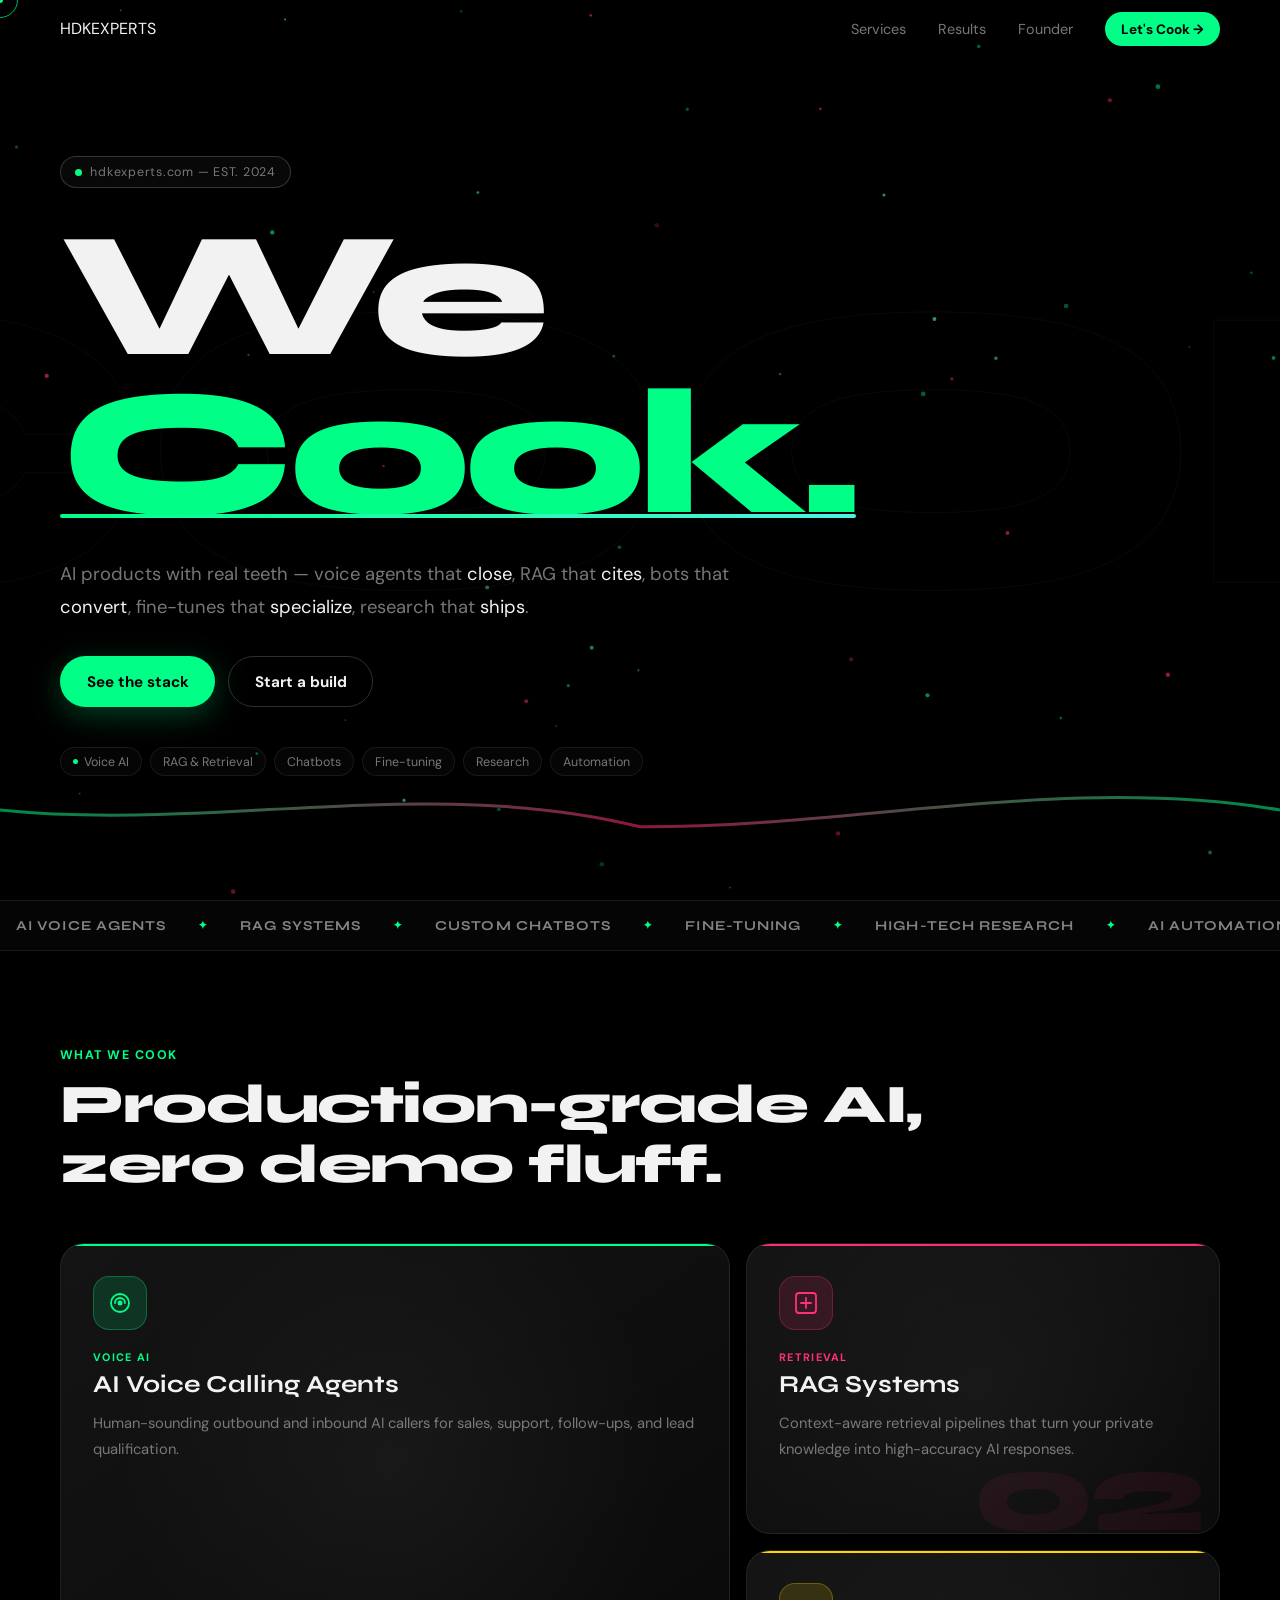
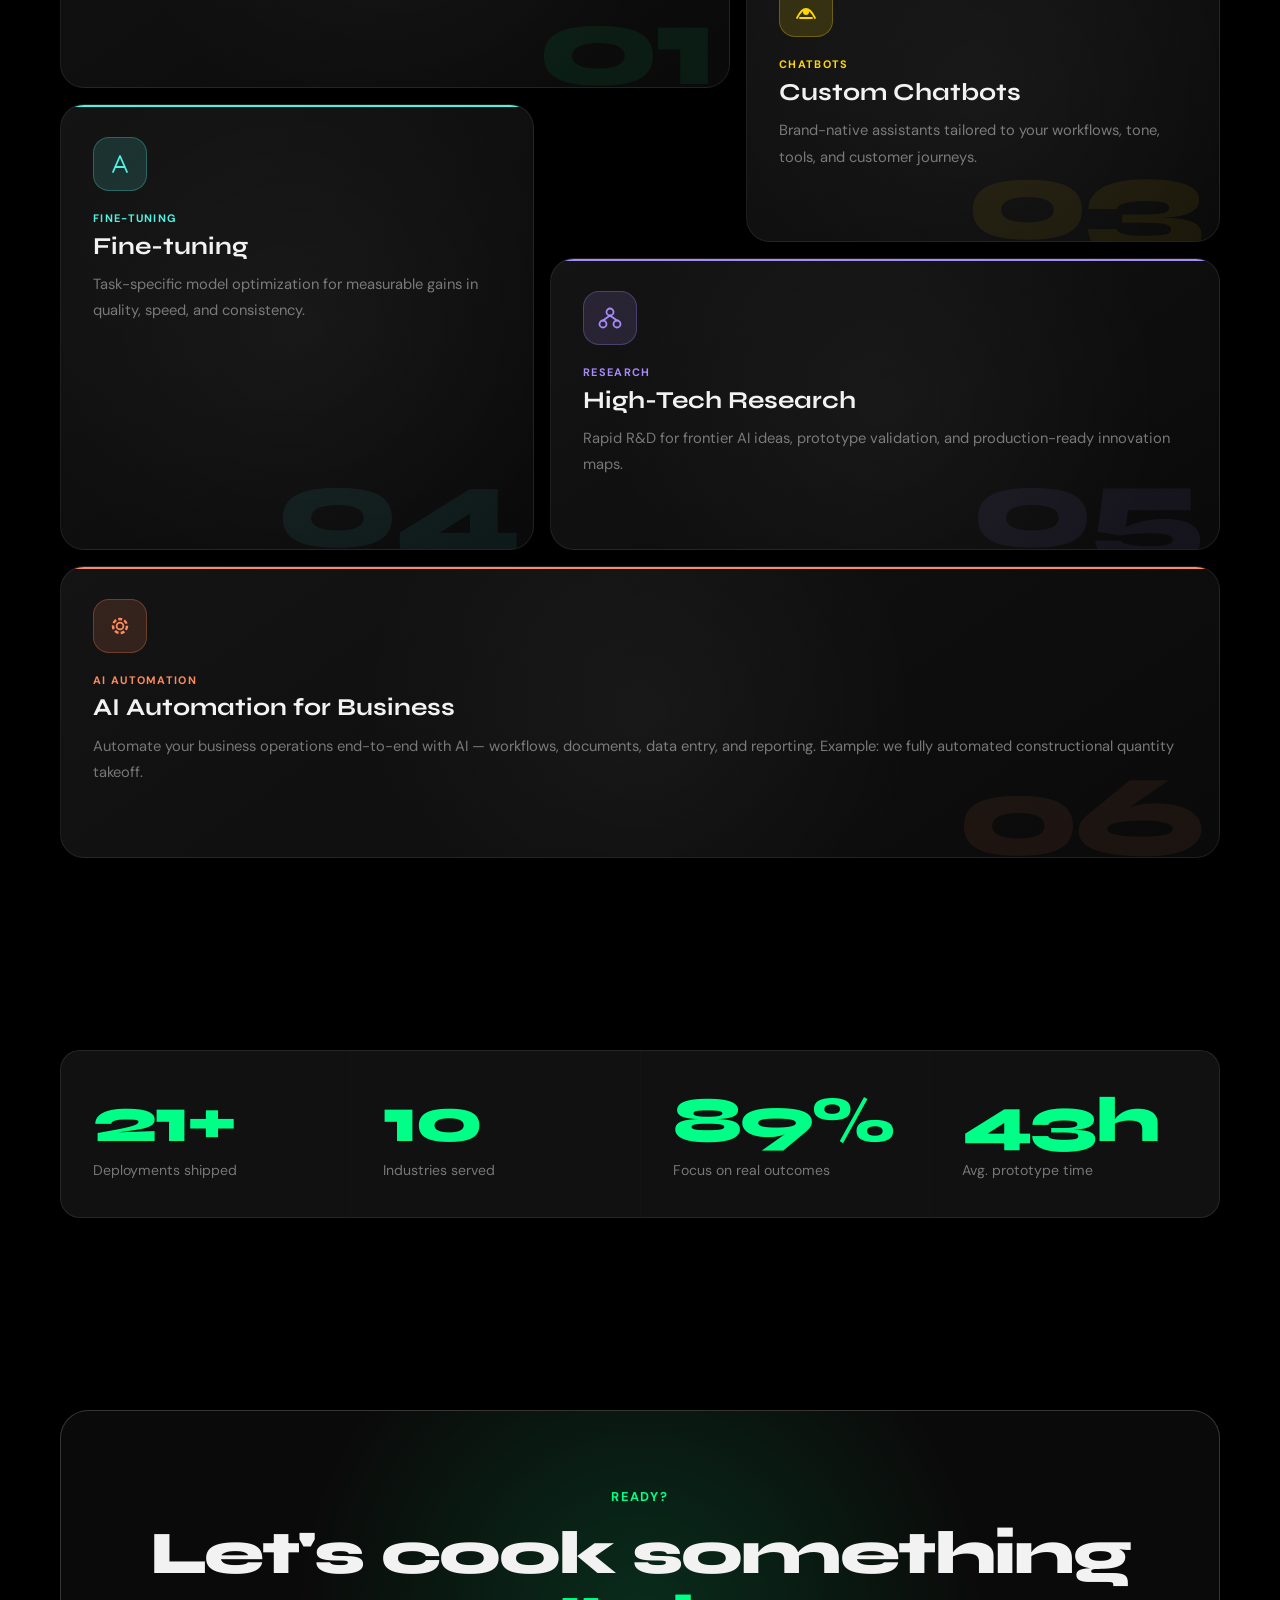
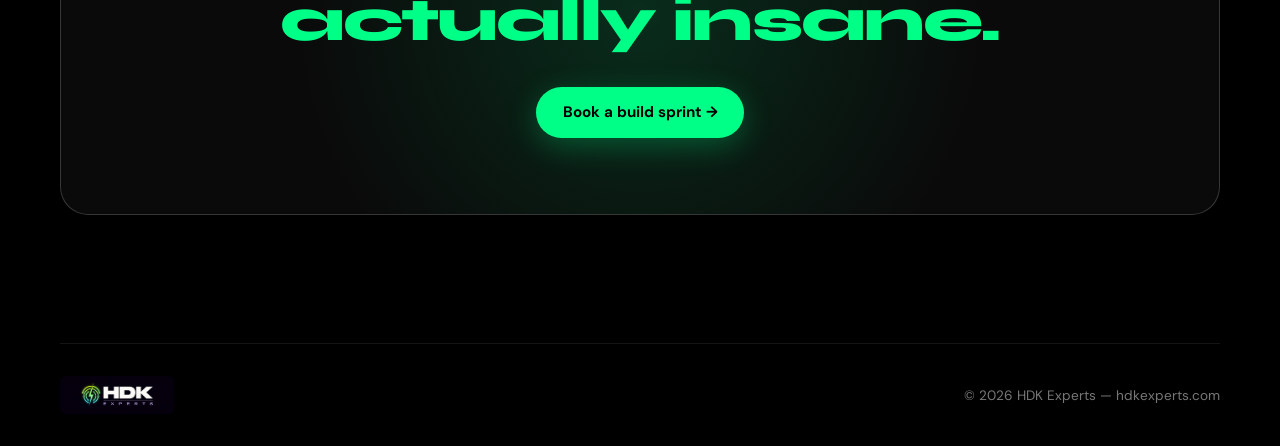
<file: index.html>
<!DOCTYPE html>
<html lang="en">
<head>
    <meta charset="UTF-8" />
    <meta name="viewport" content="width=device-width, initial-scale=1.0" />
    <title>HDK Experts — We Cook</title>
    <meta name="description" content="HDK Experts builds AI voice agents, RAG systems, custom chatbots, fine-tuned models & high-tech research solutions. We Cook." />
    <meta name="keywords" content="AI voice agents, RAG systems, custom chatbots, fine-tuning, agentic AI, Islamabad, HDK Experts" />
    <meta name="author" content="Sajid Hafeez" />
    <meta name="robots" content="index, follow" />
    <link rel="canonical" href="https://hdkexperts.com/" />
    <!-- Open Graph -->
    <meta property="og:type" content="website" />
    <meta property="og:url" content="https://hdkexperts.com/" />
    <meta property="og:title" content="HDK Experts — We Cook" />
    <meta property="og:description" content="HDK Experts builds AI voice agents, RAG systems, custom chatbots, fine-tuned models & high-tech research solutions." />
    <meta property="og:image" content="https://hdkexperts.com/static/assets/logo.png" />
    <meta property="og:site_name" content="HDK Experts" />
    <!-- Twitter / X -->
    <meta name="twitter:card" content="summary_large_image" />
    <meta name="twitter:title" content="HDK Experts — We Cook" />
    <meta name="twitter:description" content="HDK Experts builds AI voice agents, RAG systems, custom chatbots & more." />
    <meta name="twitter:image" content="https://hdkexperts.com/static/assets/logo.png" />
    <!-- JSON-LD Structured Data -->
    <script type="application/ld+json">
    {
      "@context": "https://schema.org",
      "@type": "Organization",
      "name": "HDK Experts",
      "url": "https://hdkexperts.com",
      "logo": "https://hdkexperts.com/static/assets/logo.png",
      "description": "HDK Experts builds AI voice agents, RAG systems, custom chatbots, fine-tuned models & high-tech research solutions.",
      "email": "info@hdkexperts.com",
      "founder": {
        "@type": "Person",
        "name": "Sajid Hafeez",
        "jobTitle": "Agentic AI Engineer"
      },
      "address": {
        "@type": "PostalAddress",
        "addressLocality": "Islamabad",
        "addressCountry": "PK"
      },
      "sameAs": [
        "https://www.linkedin.com/in/sajid-hafeez-2b8430156/",
        "https://www.upwork.com/freelancers/~01a21d8a6f3fb98ddb"
      ]
    }
    </script>
    <link rel="preconnect" href="https://fonts.googleapis.com" />
    <link rel="preconnect" href="https://fonts.gstatic.com" crossorigin />
    <link href="https://fonts.googleapis.com/css2?family=Syne:wght@400;700;800&family=DM+Sans:ital,opsz,wght@0,9..40,400;0,9..40,500;1,9..40,400&display=swap" rel="stylesheet" />
    <link rel="icon" type="image/png" href="static/assets/logo.png" />
    <link rel="stylesheet" href="static/css/style.css?v=3" />
</head>
<body>

    <!-- ░░ PRELOADER ░░ -->
    <div id="preloader" class="preloader">
        <div class="pl-noise"></div>
        <div class="pl-center">
            <div class="pl-logo-wrap">
                <img class="pl-logo" src="static/assets/logo.png" alt="HDK Experts" />
                <img class="pl-logo-glitch" src="static/assets/logo.png" alt="" aria-hidden="true" />
            </div>
            <div class="pl-term" id="pl-term"></div>
            <div class="pl-stamp" id="pl-stamp">WE COOK.</div>
        </div>
    </div>

    <!-- ░░ CURSOR ░░ -->
    <div class="cursor-ring" id="cursor-ring"></div>
    <div class="cursor-dot"  id="cursor-dot"></div>

    <!-- ░░ CANVAS ░░ -->
    <canvas id="bg-canvas" aria-hidden="true"></canvas>

    <!-- ░░ NAV ░░ -->
    <nav class="nav" id="nav">
        <div class="nav-inner container">
            <a class="nav-logo" href="index.html">
                <svg viewBox="0 0 36 36" fill="none"><rect width="36" height="36" rx="9" fill="#00FF87"/><path d="M9 18 L18 9 L27 18 L18 27 Z" fill="#000"/></svg>
                HDK<span>EXPERTS</span>
            </a>
            <ul class="nav-links">
                <li><a href="#services">Services</a></li>
                <li><a href="#stats">Results</a></li>
                <li><a href="about.html">Founder</a></li>
                <li><a href="mailto:info@hdkexperts.com" class="nav-cta">Let's Cook →</a></li>
            </ul>
        </div>
    </nav>

    <!-- ░░ HERO ░░ -->
    <section class="hero" id="hero">
        <div class="hero-bg-text" aria-hidden="true">COOK</div>
        <div class="container hero-inner">
            <div class="hero-tag">
                <span class="tag-dot"></span>
                <span>hdkexperts.com — EST. 2024</span>
            </div>
            <h1 class="hero-h1">
                <span class="h1-line" id="h1-line-1">We</span>
                <span class="h1-line h1-accent" id="h1-line-2">Cook.</span>
            </h1>
            <p class="hero-sub">
                AI products with real teeth — voice agents that <em>close</em>,
                RAG that <em>cites</em>, bots that <em>convert</em>,
                fine-tunes that <em>specialize</em>, research that <em>ships</em>.
            </p>
            <div class="hero-actions">
                <a class="btn btn-solid magnetic" href="#services" data-magnetic>See the stack</a>
                <a class="btn btn-outline magnetic" href="mailto:info@hdkexperts.com" data-magnetic>Start a build</a>
            </div>

            <div class="hero-pills">
                <div class="pill"><span class="pill-dot"></span>Voice AI</div>
                <div class="pill">RAG &amp; Retrieval</div>
                <div class="pill">Chatbots</div>
                <div class="pill">Fine-tuning</div>
                <div class="pill">Research</div>
                <div class="pill">Automation</div>
            </div>
        </div>

        <div class="hero-wave-wrap" aria-hidden="true">
            <svg class="hero-wave" viewBox="0 0 1200 180" preserveAspectRatio="none" xmlns="http://www.w3.org/2000/svg">
                <path id="wave-path" d="M0,90 C200,160 400,20 600,90 C800,160 1000,20 1200,90" fill="none" stroke="url(#wg)" stroke-width="3"/>
                <defs>
                    <linearGradient id="wg" x1="0" y1="0" x2="1" y2="0">
                        <stop offset="0%" stop-color="#00FF87"/>
                        <stop offset="50%" stop-color="#FF2D78"/>
                        <stop offset="100%" stop-color="#00FF87"/>
                    </linearGradient>
                </defs>
            </svg>
        </div>
    </section>

    <!-- ░░ MARQUEE ░░ -->
    <div class="marquee-wrap">
        <div class="marquee-inner">
            <div class="marquee-track">
                <span>AI VOICE AGENTS</span><span class="mx">✦</span>
                <span>RAG SYSTEMS</span><span class="mx">✦</span>
                <span>CUSTOM CHATBOTS</span><span class="mx">✦</span>
                <span>FINE-TUNING</span><span class="mx">✦</span>
                <span>HIGH-TECH RESEARCH</span><span class="mx">✦</span>
                <span>AI AUTOMATION</span><span class="mx">✦</span>
                <span>AI VOICE AGENTS</span><span class="mx">✦</span>
                <span>RAG SYSTEMS</span><span class="mx">✦</span>
                <span>CUSTOM CHATBOTS</span><span class="mx">✦</span>
                <span>FINE-TUNING</span><span class="mx">✦</span>
                <span>HIGH-TECH RESEARCH</span><span class="mx">✦</span>
                <span>AI AUTOMATION</span><span class="mx">✦</span>
            </div>
        </div>
    </div>

    <main>

        <!-- ░░ SERVICES ░░ -->
        <section id="services" class="section container">
            <div class="section-head">
                <p class="eyebrow">What we cook</p>
                <h2 class="section-h2">Production-grade AI,<br/>zero demo fluff.</h2>
            </div>

            <div class="bento">
                <article class="bento-card card-1 reveal" data-tilt>
                    <div class="bento-num" aria-hidden="true">01</div>
                    <div class="bento-icon-wrap">
                        <div class="bento-icon">
                            <svg viewBox="0 0 28 28" fill="none"><circle cx="14" cy="14" r="9" stroke="#00FF87" stroke-width="1.8"/><path d="M9 14a5 5 0 0 1 10 0" stroke="#00FF87" stroke-width="1.8" stroke-linecap="round"/><circle cx="14" cy="14" r="2.5" fill="#00FF87"/></svg>
                        </div>
                    </div>
                    <p class="bento-tag">Voice AI</p>
                    <h3 class="bento-title">AI Voice Calling Agents</h3>
                    <p class="bento-desc">Human-sounding outbound and inbound AI callers for sales, support, follow-ups, and lead qualification.</p>
                    <a class="bento-link" href="mailto:info@hdkexperts.com">
                        Build this <svg viewBox="0 0 16 16" fill="none"><path d="M3 8h10M9 4l4 4-4 4" stroke="currentColor" stroke-width="1.5" stroke-linecap="round"/></svg>
                    </a>
                    <div class="bento-shine"></div>
                </article>
                <article class="bento-card card-2 reveal" data-tilt>
                    <div class="bento-num" aria-hidden="true">02</div>
                    <div class="bento-icon-wrap">
                        <div class="bento-icon">
                            <svg viewBox="0 0 28 28" fill="none"><rect x="4" y="4" width="20" height="20" rx="3" stroke="#FF2D78" stroke-width="1.8"/><path d="M9 14h10M14 9v10" stroke="#FF2D78" stroke-width="1.8" stroke-linecap="round"/></svg>
                        </div>
                    </div>
                    <p class="bento-tag">Retrieval</p>
                    <h3 class="bento-title">RAG Systems</h3>
                    <p class="bento-desc">Context-aware retrieval pipelines that turn your private knowledge into high-accuracy AI responses.</p>
                    <a class="bento-link" href="mailto:info@hdkexperts.com">
                        Build this <svg viewBox="0 0 16 16" fill="none"><path d="M3 8h10M9 4l4 4-4 4" stroke="currentColor" stroke-width="1.5" stroke-linecap="round"/></svg>
                    </a>
                    <div class="bento-shine"></div>
                </article>
                <article class="bento-card card-3 reveal" data-tilt>
                    <div class="bento-num" aria-hidden="true">03</div>
                    <div class="bento-icon-wrap">
                        <div class="bento-icon">
                            <svg viewBox="0 0 28 28" fill="none"><path d="M5 22 Q14 4 23 22" stroke="#FFD700" stroke-width="1.8" stroke-linecap="round" fill="none"/><circle cx="14" cy="16" r="3" fill="#FFD700"/><path d="M8 22h12" stroke="#FFD700" stroke-width="1.8" stroke-linecap="round"/></svg>
                        </div>
                    </div>
                    <p class="bento-tag">Chatbots</p>
                    <h3 class="bento-title">Custom Chatbots</h3>
                    <p class="bento-desc">Brand-native assistants tailored to your workflows, tone, tools, and customer journeys.</p>
                    <a class="bento-link" href="mailto:info@hdkexperts.com">
                        Build this <svg viewBox="0 0 16 16" fill="none"><path d="M3 8h10M9 4l4 4-4 4" stroke="currentColor" stroke-width="1.5" stroke-linecap="round"/></svg>
                    </a>
                    <div class="bento-shine"></div>
                </article>
                <article class="bento-card card-4 reveal" data-tilt>
                    <div class="bento-num" aria-hidden="true">04</div>
                    <div class="bento-icon-wrap">
                        <div class="bento-icon">
                            <svg viewBox="0 0 28 28" fill="none"><path d="M7 22 L14 6 L21 22" stroke="#4EF2E2" stroke-width="1.8" stroke-linejoin="round" fill="none" stroke-linecap="round"/><path d="M9.5 17h9" stroke="#4EF2E2" stroke-width="1.8" stroke-linecap="round"/></svg>
                        </div>
                    </div>
                    <p class="bento-tag">Fine-tuning</p>
                    <h3 class="bento-title">Fine-tuning</h3>
                    <p class="bento-desc">Task-specific model optimization for measurable gains in quality, speed, and consistency.</p>
                    <a class="bento-link" href="mailto:info@hdkexperts.com">
                        Build this <svg viewBox="0 0 16 16" fill="none"><path d="M3 8h10M9 4l4 4-4 4" stroke="currentColor" stroke-width="1.5" stroke-linecap="round"/></svg>
                    </a>
                    <div class="bento-shine"></div>
                </article>
                <article class="bento-card card-5 reveal" data-tilt>
                    <div class="bento-num" aria-hidden="true">05</div>
                    <div class="bento-icon-wrap">
                        <div class="bento-icon">
                            <svg viewBox="0 0 28 28" fill="none"><circle cx="14" cy="8" r="3.5" stroke="#A78BFA" stroke-width="1.8"/><circle cx="7" cy="20" r="3.5" stroke="#A78BFA" stroke-width="1.8"/><circle cx="21" cy="20" r="3.5" stroke="#A78BFA" stroke-width="1.8"/><path d="M14 11.5 L7 16.5 M14 11.5 L21 16.5" stroke="#A78BFA" stroke-width="1.8" stroke-linecap="round"/></svg>
                        </div>
                    </div>
                    <p class="bento-tag">Research</p>
                    <h3 class="bento-title">High-Tech Research</h3>
                    <p class="bento-desc">Rapid R&D for frontier AI ideas, prototype validation, and production-ready innovation maps.</p>
                    <a class="bento-link" href="mailto:info@hdkexperts.com">
                        Build this <svg viewBox="0 0 16 16" fill="none"><path d="M3 8h10M9 4l4 4-4 4" stroke="currentColor" stroke-width="1.5" stroke-linecap="round"/></svg>
                    </a>
                    <div class="bento-shine"></div>
                </article>
                <article class="bento-card card-6 reveal" data-tilt>
                    <div class="bento-num" aria-hidden="true">06</div>
                    <div class="bento-icon-wrap">
                        <div class="bento-icon">
                            <svg viewBox="0 0 28 28" fill="none"><circle cx="14" cy="14" r="7" stroke="#FF8A5C" stroke-width="2.4" stroke-dasharray="4 2.2"/><circle cx="14" cy="14" r="3.4" stroke="#FF8A5C" stroke-width="1.8"/></svg>
                        </div>
                    </div>
                    <p class="bento-tag">AI Automation</p>
                    <h3 class="bento-title">AI Automation for Business</h3>
                    <p class="bento-desc">Automate your business operations end-to-end with AI — workflows, documents, data entry, and reporting. Example: we fully automated constructional quantity takeoff.</p>
                    <a class="bento-link" href="mailto:info@hdkexperts.com">
                        Build this <svg viewBox="0 0 16 16" fill="none"><path d="M3 8h10M9 4l4 4-4 4" stroke="currentColor" stroke-width="1.5" stroke-linecap="round"/></svg>
                    </a>
                    <div class="bento-shine"></div>
                </article>
            </div>
        </section>

        <!-- ░░ STATS ░░ -->
        <section id="stats" class="section container">
            <div class="stats-grid">
                <div class="stat reveal">
                    <p class="stat-val"><span data-count="24">0</span>+</p>
                    <p class="stat-label">Deployments shipped</p>
                </div>
                <div class="stat reveal">
                    <p class="stat-val"><span data-count="11">0</span></p>
                    <p class="stat-label">Industries served</p>
                </div>
                <div class="stat reveal">
                    <p class="stat-val"><span data-count="100">0</span>%</p>
                    <p class="stat-label">Focus on real outcomes</p>
                </div>
                <div class="stat reveal">
                    <p class="stat-val"><span data-count="48">0</span>h</p>
                    <p class="stat-label">Avg. prototype time</p>
                </div>
            </div>
        </section>

        <!-- ░░ CTA ░░ -->
        <section class="section cta-section container reveal">
            <div class="cta-box">
                <div class="cta-glow"></div>
                <p class="cta-eyebrow">Ready?</p>
                <h2 class="cta-h2">Let's cook something<br/><span class="cta-accent">actually insane.</span></h2>
                <a class="btn btn-solid magnetic" href="mailto:info@hdkexperts.com" data-magnetic>Book a build sprint →</a>
            </div>
        </section>

    </main>

    <!-- ░░ FOOTER ░░ -->
    <footer class="footer container">
        <div class="footer-inner">
            <a class="nav-logo" href="index.html">
                <img src="static/assets/logo.png" alt="HDK Experts" class="nav-logo-img" />
            </a>
            <p class="footer-copy">© 2026 HDK Experts — hdkexperts.com</p>
        </div>
    </footer>

    <script src="static/js/main.js?v=3"></script>
</body>
</html>
</file>
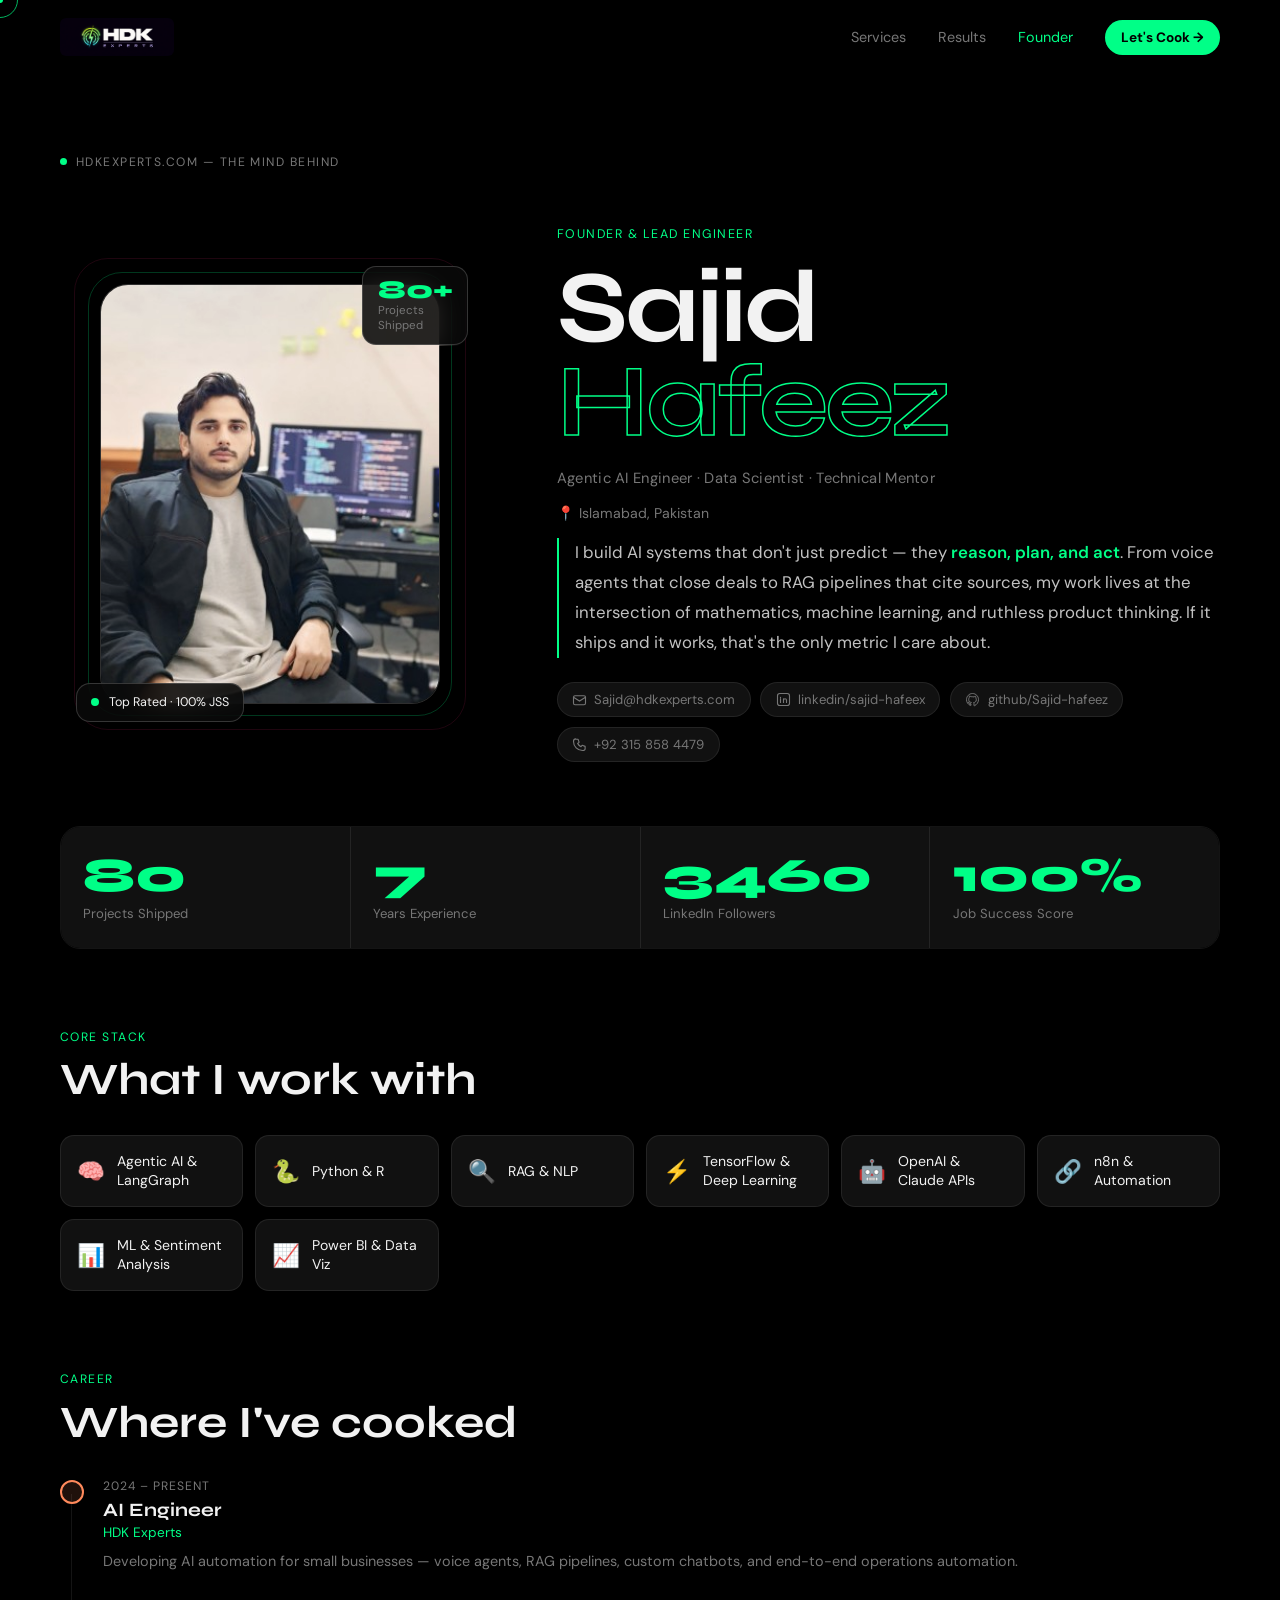
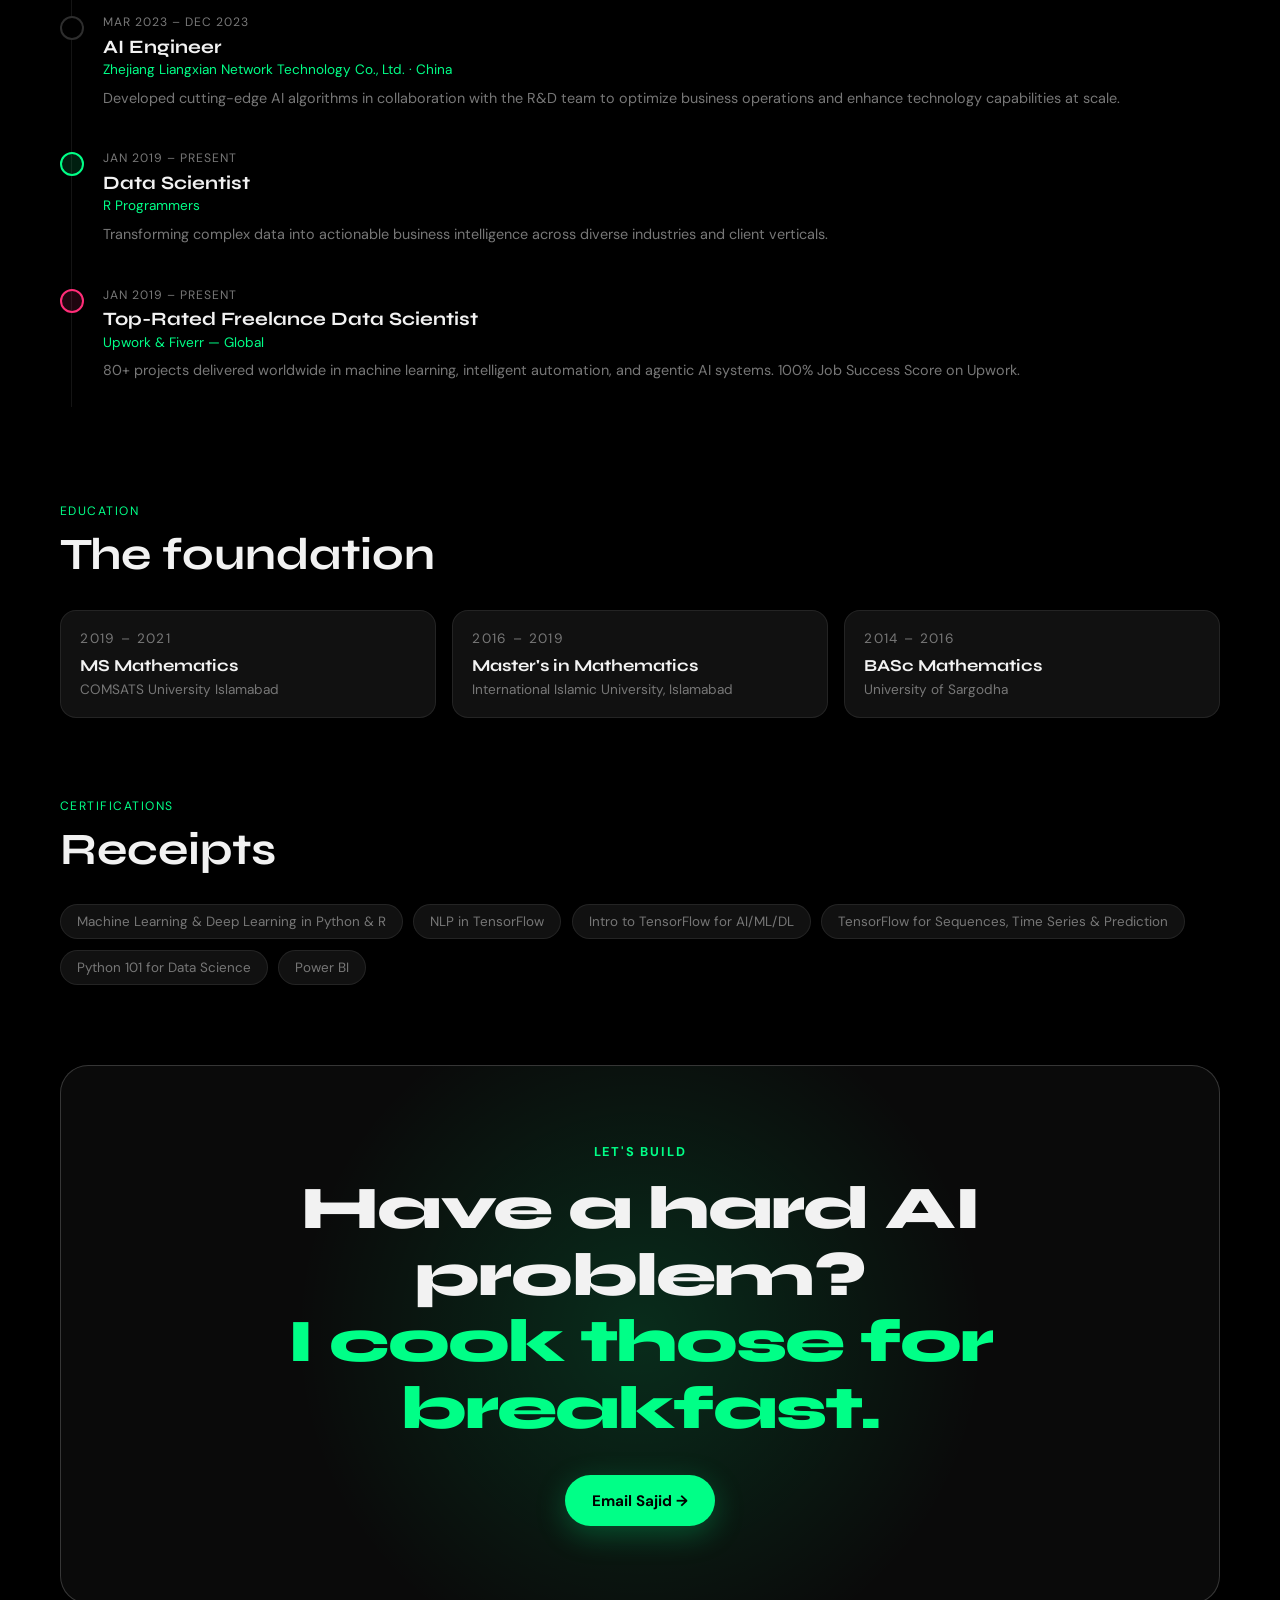
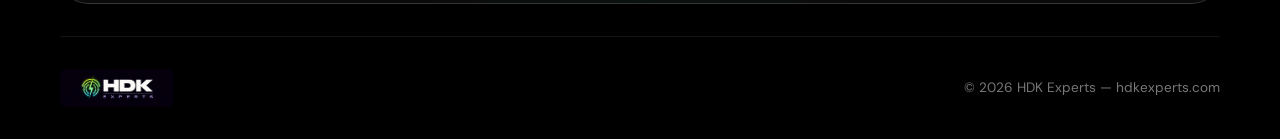
<file: about.html>
<!DOCTYPE html>
<html lang="en">
<head>
    <meta charset="UTF-8" />
    <meta name="viewport" content="width=device-width, initial-scale=1.0" />
    <title>Sajid Hafeez — Founder & Agentic AI Engineer | HDK Experts</title>
    <meta name="description" content="Sajid Hafeez is an Agentic AI Engineer, Data Scientist & founder of HDK Experts. 80+ projects delivered, Top Rated on Upwork with 100% Job Success." />
    <meta name="keywords" content="Sajid Hafeez, Agentic AI Engineer, Data Scientist, HDK Experts, Upwork, Islamabad" />
    <meta name="author" content="Sajid Hafeez" />
    <meta name="robots" content="index, follow" />
    <link rel="canonical" href="https://hdkexperts.com/about" />
    <!-- Open Graph -->
    <meta property="og:type" content="profile" />
    <meta property="og:url" content="https://hdkexperts.com/about" />
    <meta property="og:title" content="Sajid Hafeez — Founder & Agentic AI Engineer | HDK Experts" />
    <meta property="og:description" content="Sajid Hafeez is an Agentic AI Engineer & founder of HDK Experts. 80+ projects, Top Rated on Upwork." />
    <meta property="og:image" content="https://hdkexperts.com/static/assets/founder.jpg" />
    <meta property="og:site_name" content="HDK Experts" />
    <!-- Twitter / X -->
    <meta name="twitter:card" content="summary_large_image" />
    <meta name="twitter:title" content="Sajid Hafeez — Agentic AI Engineer | HDK Experts" />
    <meta name="twitter:description" content="80+ AI projects delivered. Top Rated on Upwork. Founder of HDK Experts." />
    <meta name="twitter:image" content="https://hdkexperts.com/static/assets/founder.jpg" />
    <!-- JSON-LD Structured Data -->
    <script type="application/ld+json">
    {
      "@context": "https://schema.org",
      "@type": "Person",
      "name": "Sajid Hafeez",
      "jobTitle": "Agentic AI Engineer",
      "url": "https://hdkexperts.com/about",
      "image": "https://hdkexperts.com/static/assets/founder.jpg",
      "email": "Sajid@hdkexperts.com",
      "worksFor": {
        "@type": "Organization",
        "name": "HDK Experts",
        "url": "https://hdkexperts.com"
      },
      "address": {
        "@type": "PostalAddress",
        "addressLocality": "Islamabad",
        "addressCountry": "PK"
      },
      "sameAs": [
        "https://www.linkedin.com/in/sajid-hafeez-2b8430156/",
        "https://www.upwork.com/freelancers/~01a21d8a6f3fb98ddb"
      ]
    }
    </script>
    <link rel="preconnect" href="https://fonts.googleapis.com" />
    <link rel="preconnect" href="https://fonts.gstatic.com" crossorigin />
    <link href="https://fonts.googleapis.com/css2?family=Syne:wght@400;700;800&family=DM+Sans:ital,opsz,wght@0,9..40,400;0,9..40,500;1,9..40,400&display=swap" rel="stylesheet" />
    <link rel="icon" type="image/png" href="static/assets/logo.png" />
    <link rel="stylesheet" href="static/css/style.css?v=3" />
    <link rel="stylesheet" href="static/css/about.css?v=3" />
</head>
<body class="no-cursor-custom">

    <!-- ░░ CURSOR ░░ -->
    <div class="cursor-ring" id="cursor-ring"></div>
    <div class="cursor-dot"  id="cursor-dot"></div>

    <!-- ░░ NAV ░░ -->
    <nav class="nav" id="nav">
        <div class="nav-inner container">
            <a class="nav-logo" href="index.html">
                <img src="static/assets/logo.png" alt="HDK Experts" class="nav-logo-img" />
            </a>
            <ul class="nav-links">
                <li><a href="index.html#services">Services</a></li>
                <li><a href="index.html#stats">Results</a></li>
                <li><a href="about.html" class="nav-active">Founder</a></li>
                <li><a href="mailto:info@hdkexperts.com" class="nav-cta">Let's Cook →</a></li>
            </ul>
        </div>
    </nav>

    <!-- ░░ ABOUT HERO ░░ -->
    <section class="ab-hero container">
        <div class="ab-hero-label reveal">
            <span class="tag-dot"></span>
            <span>hdkexperts.com — THE MIND BEHIND</span>
        </div>

        <div class="ab-split">
            <!-- LEFT: photo -->
            <div class="ab-photo-col reveal">
                <div class="ab-photo-frame">
                    <img src="static/assets/founder.jpg" alt="Sajid Hafeez" class="ab-photo" />
                    <div class="ab-photo-ring ab-ring-1"></div>
                    <div class="ab-photo-ring ab-ring-2"></div>
                    <div class="ab-badge ab-badge-top">
                        <span class="ab-badge-val">80+</span>
                        <span class="ab-badge-label">Projects<br/>Shipped</span>
                    </div>
                    <div class="ab-badge ab-badge-bot">
                        <span class="ab-badge-dot"></span>
                        <span>Top Rated · 100% JSS</span>
                    </div>
                </div>
            </div>

            <!-- RIGHT: copy -->
            <div class="ab-copy-col reveal">
                <p class="ab-eyebrow">Founder & Lead Engineer</p>
                <h1 class="ab-name">Sajid<br/><span class="ab-name-accent">Hafeez</span></h1>
                <p class="ab-title-line">Agentic AI Engineer · Data Scientist · Technical Mentor</p>
                <p class="ab-location">📍 Islamabad, Pakistan</p>

                <p class="ab-bio">
                    I build AI systems that don't just predict — they <em>reason, plan, and act</em>.
                    From voice agents that close deals to RAG pipelines that cite sources, my work lives
                    at the intersection of mathematics, machine learning, and ruthless product thinking.
                    If it ships and it works, that's the only metric I care about.
                </p>

                <div class="ab-links">
                    <a class="ab-link-pill" href="mailto:Sajid@hdkexperts.com" target="_blank" rel="noopener">
                        <svg viewBox="0 0 20 20" fill="none"><rect x="2" y="5" width="16" height="12" rx="2" stroke="currentColor" stroke-width="1.5"/><path d="M2 7l8 5 8-5" stroke="currentColor" stroke-width="1.5" stroke-linecap="round"/></svg>
                        Sajid@hdkexperts.com
                    </a>
                    <a class="ab-link-pill" href="https://www.linkedin.com/in/sajid-hafeex" target="_blank" rel="noopener">
                        <svg viewBox="0 0 20 20" fill="none"><rect x="2" y="2" width="16" height="16" rx="3" stroke="currentColor" stroke-width="1.5"/><path d="M6 9v5M6 7v.5M10 14v-3a2 2 0 0 1 4 0v3M10 9v5" stroke="currentColor" stroke-width="1.5" stroke-linecap="round"/></svg>
                        linkedin/sajid-hafeex
                    </a>
                    <a class="ab-link-pill" href="https://github.com/Sajid-hafeez" target="_blank" rel="noopener">
                        <svg viewBox="0 0 20 20" fill="none"><path d="M10 2C5.58 2 2 5.67 2 10.19c0 3.62 2.29 6.7 5.47 7.79.4.07.55-.18.55-.39v-1.37c-2.23.5-2.7-1.1-2.7-1.1-.36-.95-.89-1.2-.89-1.2-.73-.51.05-.5.05-.5.8.06 1.23.85 1.23.85.71 1.25 1.87.89 2.33.68.07-.53.28-.89.51-1.09-1.77-.21-3.63-.91-3.63-4.05 0-.89.31-1.62.82-2.19-.08-.21-.36-1.04.08-2.16 0 0 .67-.22 2.2.84A7.5 7.5 0 0 1 10 6.3c.68 0 1.36.09 2 .28 1.53-1.06 2.2-.84 2.2-.84.44 1.12.16 1.95.08 2.16.51.57.82 1.3.82 2.19 0 3.15-1.87 3.84-3.65 4.04.29.25.54.76.54 1.53v2.27c0 .21.14.46.55.39C15.72 16.88 18 13.8 18 10.19 18 5.67 14.42 2 10 2Z" stroke="currentColor" stroke-width="1.3"/></svg>
                        github/Sajid-hafeez
                    </a>
                    <a class="ab-link-pill" href="tel:+923158584479">
                        <svg viewBox="0 0 20 20" fill="none"><path d="M5 3h3l1.5 4-2 1.5c1 2 2.5 3.5 4.5 4.5L13.5 11l4 1.5v3C17.5 16.8 16 18 14 18 7.4 18 2 12.6 2 6c0-2 1.2-3.5 3-3.5V3Z" stroke="currentColor" stroke-width="1.5" stroke-linejoin="round"/></svg>
                        +92 315 858 4479
                    </a>
                </div>
            </div>
        </div>
    </section>

    <main class="container">

        <!-- ░░ STATS ROW ░░ -->
        <section class="ab-section reveal">
            <div class="ab-stats-grid">
                <div class="ab-stat">
                    <p class="ab-stat-val" data-count="80">0</p>
                    <p class="ab-stat-label">Projects Shipped</p>
                </div>
                <div class="ab-stat">
                    <p class="ab-stat-val" data-count="7">0</p>
                    <p class="ab-stat-label">Years Experience</p>
                </div>
                <div class="ab-stat">
                    <p class="ab-stat-val" data-count="3460">0</p>
                    <p class="ab-stat-label">LinkedIn Followers</p>
                </div>
                <div class="ab-stat">
                    <p class="ab-stat-val">100%</p>
                    <p class="ab-stat-label">Job Success Score</p>
                </div>
            </div>
        </section>

        <!-- ░░ EXPERTISE ░░ -->
        <section class="ab-section reveal">
            <p class="ab-section-eye">Core Stack</p>
            <h2 class="ab-section-h2">What I work with</h2>
            <div class="ab-skills-grid">
                <div class="ab-skill-card">
                    <span class="ab-skill-icon">🧠</span>
                    <p class="ab-skill-name">Agentic AI & LangGraph</p>
                </div>
                <div class="ab-skill-card">
                    <span class="ab-skill-icon">🐍</span>
                    <p class="ab-skill-name">Python & R</p>
                </div>
                <div class="ab-skill-card">
                    <span class="ab-skill-icon">🔍</span>
                    <p class="ab-skill-name">RAG & NLP</p>
                </div>
                <div class="ab-skill-card">
                    <span class="ab-skill-icon">⚡</span>
                    <p class="ab-skill-name">TensorFlow & Deep Learning</p>
                </div>
                <div class="ab-skill-card">
                    <span class="ab-skill-icon">🤖</span>
                    <p class="ab-skill-name">OpenAI & Claude APIs</p>
                </div>
                <div class="ab-skill-card">
                    <span class="ab-skill-icon">🔗</span>
                    <p class="ab-skill-name">n8n & Automation</p>
                </div>
                <div class="ab-skill-card">
                    <span class="ab-skill-icon">📊</span>
                    <p class="ab-skill-name">ML & Sentiment Analysis</p>
                </div>
                <div class="ab-skill-card">
                    <span class="ab-skill-icon">📈</span>
                    <p class="ab-skill-name">Power BI & Data Viz</p>
                </div>
            </div>
        </section>

        <!-- ░░ EXPERIENCE ░░ -->
        <section class="ab-section reveal">
            <p class="ab-section-eye">Career</p>
            <h2 class="ab-section-h2">Where I've cooked</h2>
            <div class="ab-timeline">
                <div class="ab-tl-item">
                    <div class="ab-tl-dot ab-dot-peach"></div>
                    <div class="ab-tl-body">
                        <p class="ab-tl-period">2024 – Present</p>
                        <h3 class="ab-tl-role">AI Engineer</h3>
                        <p class="ab-tl-company">HDK Experts</p>
                        <p class="ab-tl-desc">Developing AI automation for small businesses — voice agents, RAG pipelines, custom chatbots, and end-to-end operations automation.</p>
                    </div>
                </div>
                <div class="ab-tl-item">
                    <div class="ab-tl-dot"></div>
                    <div class="ab-tl-body">
                        <p class="ab-tl-period">Mar 2023 – Dec 2023</p>
                        <h3 class="ab-tl-role">AI Engineer</h3>
                        <p class="ab-tl-company">Zhejiang Liangxian Network Technology Co., Ltd. · China</p>
                        <p class="ab-tl-desc">Developed cutting-edge AI algorithms in collaboration with the R&D team to optimize business operations and enhance technology capabilities at scale.</p>
                    </div>
                </div>
                <div class="ab-tl-item">
                    <div class="ab-tl-dot ab-dot-green"></div>
                    <div class="ab-tl-body">
                        <p class="ab-tl-period">Jan 2019 – Present</p>
                        <h3 class="ab-tl-role">Data Scientist</h3>
                        <p class="ab-tl-company">R Programmers</p>
                        <p class="ab-tl-desc">Transforming complex data into actionable business intelligence across diverse industries and client verticals.</p>
                    </div>
                </div>
                <div class="ab-tl-item">
                    <div class="ab-tl-dot ab-dot-pink"></div>
                    <div class="ab-tl-body">
                        <p class="ab-tl-period">Jan 2019 – Present</p>
                        <h3 class="ab-tl-role">Top-Rated Freelance Data Scientist</h3>
                        <p class="ab-tl-company">Upwork & Fiverr — Global</p>
                        <p class="ab-tl-desc">80+ projects delivered worldwide in machine learning, intelligent automation, and agentic AI systems. 100% Job Success Score on Upwork.</p>
                    </div>
                </div>
            </div>
        </section>

        <!-- ░░ EDUCATION ░░ -->
        <section class="ab-section reveal">
            <p class="ab-section-eye">Education</p>
            <h2 class="ab-section-h2">The foundation</h2>
            <div class="ab-edu-grid">
                <div class="ab-edu-card">
                    <p class="ab-edu-year">2019 – 2021</p>
                    <h3>MS Mathematics</h3>
                    <p>COMSATS University Islamabad</p>
                </div>
                <div class="ab-edu-card">
                    <p class="ab-edu-year">2016 – 2019</p>
                    <h3>Master's in Mathematics</h3>
                    <p>International Islamic University, Islamabad</p>
                </div>
                <div class="ab-edu-card">
                    <p class="ab-edu-year">2014 – 2016</p>
                    <h3>BASc Mathematics</h3>
                    <p>University of Sargodha</p>
                </div>
            </div>
        </section>

        <!-- ░░ CERTIFICATIONS ░░ -->
        <section class="ab-section reveal">
            <p class="ab-section-eye">Certifications</p>
            <h2 class="ab-section-h2">Receipts</h2>
            <div class="ab-certs">
                <div class="ab-cert-pill">Machine Learning & Deep Learning in Python & R</div>
                <div class="ab-cert-pill">NLP in TensorFlow</div>
                <div class="ab-cert-pill">Intro to TensorFlow for AI/ML/DL</div>
                <div class="ab-cert-pill">TensorFlow for Sequences, Time Series & Prediction</div>
                <div class="ab-cert-pill">Python 101 for Data Science</div>
                <div class="ab-cert-pill">Power BI</div>
            </div>
        </section>

        <!-- ░░ CTA ░░ -->
        <section class="ab-section ab-cta-wrap reveal">
            <div class="cta-box">
                <div class="cta-glow"></div>
                <p class="cta-eyebrow">Let's build</p>
                <h2 class="cta-h2">Have a hard AI problem?<br/><span class="cta-accent">I cook those for breakfast.</span></h2>
                <a class="btn btn-solid magnetic" href="mailto:Sajid@hdkexperts.com" data-magnetic>Email Sajid →</a>
            </div>
        </section>

    </main>

    <!-- ░░ FOOTER ░░ -->
    <footer class="footer container">
        <div class="footer-inner">
            <a class="nav-logo" href="index.html">
                <img src="static/assets/logo.png" alt="HDK Experts" class="nav-logo-img" />
            </a>
            <p class="footer-copy">© 2026 HDK Experts — hdkexperts.com</p>
        </div>
    </footer>

    <script src="static/js/main.js"></script>
    <script src="static/js/about.js"></script>
</body>
</html>
</file>
<file: static/css/style.css>
/* ============================================================
   HDK EXPERTS — FULL DESIGN SYSTEM
   ============================================================ */

/* ── TOKENS ── */
:root {
    --black:    #000000;
    --off-black: #0a0a0a;
    --card:     #111111;
    --border:   rgba(255,255,255,0.08);
    --border-hi: rgba(255,255,255,0.18);
    --text:     #f2f2f2;
    --muted:    #777777;
    --green:    #00FF87;
    --pink:     #FF2D78;
    --gold:     #FFD700;
    --aqua:     #4ef2e2;
    --purple:   #A78BFA;
    --peach:    #FF8A5C;
    --font-head: "Syne", sans-serif;
    --font-body: "DM Sans", sans-serif;
    --ease:     cubic-bezier(0.16, 1, 0.3, 1);
}

/* ── RESET ── */
*, *::before, *::after { box-sizing: border-box; margin: 0; padding: 0; }
html { scroll-behavior: smooth; }
body {
    font-family: var(--font-body);
    background: var(--black);
    color: var(--text);
    overflow-x: hidden;
    cursor: none;
}
a { color: inherit; text-decoration: none; }
img, svg { display: block; }

/* ── SCROLLBAR ── */
::-webkit-scrollbar { width: 4px; }
::-webkit-scrollbar-track { background: var(--black); }
::-webkit-scrollbar-thumb { background: var(--green); border-radius: 2px; }

/* ── CONTAINER ── */
.container { width: min(1160px, 92vw); margin: 0 auto; }

/* ══════════════════════════════════════
   PRELOADER
══════════════════════════════════════ */
.preloader {
    position: fixed;
    inset: 0;
    z-index: 9999;
    background: #000;
    display: flex;
    align-items: center;
    justify-content: center;
    opacity: 1;
    visibility: visible;
    transition: opacity 0.55s ease, visibility 0.55s ease;
    overflow: hidden;
    /* CSS failsafe: auto-dismiss after 4s even if JS never runs */
    animation: pl-autodismiss 0.6s ease 4s forwards;
}
@keyframes pl-autodismiss {
    to { opacity: 0; visibility: hidden; pointer-events: none; }
}
.preloader.gone {
    opacity: 0;
    visibility: hidden;
    pointer-events: none;
    animation: none;
}

/* scan-line texture */
.pl-noise {
    position: absolute;
    inset: 0;
    background: repeating-linear-gradient(
        to bottom,
        transparent,
        transparent 2px,
        rgba(0,255,135,0.015) 2px,
        rgba(0,255,135,0.015) 4px
    );
    pointer-events: none;
}

.pl-center {
    position: relative;
    display: flex;
    flex-direction: column;
    align-items: flex-start;
    gap: 2.4rem;
    width: min(480px, 88vw);
}

/* logo */
.pl-logo-wrap {
    position: relative;
    width: 64px;
    height: 64px;
}
.pl-logo {
    width: 64px;
    height: 64px;
    object-fit: contain;
    border-radius: 10px;
    display: block;
}
.pl-logo-glitch {
    position: absolute;
    inset: 0;
    width: 64px;
    height: 64px;
    object-fit: contain;
    border-radius: 10px;
    opacity: 0;
    mix-blend-mode: screen;
    animation: pl-glitch 3.5s 1.2s infinite;
}
@keyframes pl-glitch {
    0%, 85%, 100% { opacity: 0; transform: translate(0); filter: none; }
    86% { opacity: 0.8; clip-path: inset(20% 0 60% 0); transform: translate(-4px, 0); filter: hue-rotate(90deg) saturate(4); }
    88% { opacity: 0.8; clip-path: inset(60% 0 15% 0); transform: translate(4px, 0);  filter: hue-rotate(220deg) saturate(4); }
    90% { opacity: 0; transform: translate(0); filter: none; }
}

/* terminal lines */
.pl-term {
    font-family: 'Courier New', monospace;
    font-size: 0.75rem;
    letter-spacing: 0.06em;
    color: rgba(0,255,135,0.65);
    display: flex;
    flex-direction: column;
    gap: 0.4rem;
    min-height: 6.5rem;
}
.pl-line {
    opacity: 0;
    transform: translateX(-6px);
    animation: pl-line-in 0.18s forwards;
}
.pl-line.ok::after  { content: '  [OK]'; color: var(--green); }
.pl-line.err::after { content: '  [ERR]'; color: var(--pink); }
@keyframes pl-line-in {
    to { opacity: 1; transform: translateX(0); }
}

/* WE COOK stamp */
.pl-stamp {
    font-family: var(--font-head);
    font-size: clamp(2rem, 7vw, 3.5rem);
    font-weight: 800;
    letter-spacing: -0.02em;
    color: var(--green);
    text-shadow: 0 0 32px rgba(0,255,135,0.45);
    opacity: 0;
    transform: translateY(10px);
    transition: opacity 0.3s ease, transform 0.3s ease;
}
.pl-stamp.show {
    opacity: 1;
    transform: translateY(0);
}

/* ══════════════════════════════════════
   CURSOR
══════════════════════════════════════ */
.cursor-ring {
    position: fixed;
    width: 36px;
    height: 36px;
    border: 1.5px solid rgba(0, 255, 135, 0.7);
    border-radius: 50%;
    pointer-events: none;
    z-index: 9998;
    transform: translate(-50%, -50%);
    top: 0; left: 0;
    transition: width 0.25s var(--ease), height 0.25s var(--ease),
                background 0.2s ease, border-color 0.2s ease;
    will-change: left, top;
}
.cursor-dot {
    position: fixed;
    width: 6px;
    height: 6px;
    background: var(--green);
    border-radius: 50%;
    pointer-events: none;
    z-index: 9999;
    transform: translate(-50%, -50%);
    top: 0; left: 0;
    will-change: left, top;
}
.cursor-ring.hovered {
    width: 60px;
    height: 60px;
    background: rgba(0, 255, 135, 0.08);
}

/* ══════════════════════════════════════
   CANVAS
══════════════════════════════════════ */
#bg-canvas {
    position: fixed;
    inset: 0;
    width: 100%;
    height: 100%;
    z-index: -1;
    pointer-events: none;
}

/* ══════════════════════════════════════
   NAV
══════════════════════════════════════ */
.nav {
    position: fixed;
    top: 0; left: 0; right: 0;
    z-index: 100;
    transition: background 0.3s ease, border-color 0.3s ease;
}
.nav.scrolled {
    background: rgba(0,0,0,0.82);
    backdrop-filter: blur(18px) saturate(140%);
    border-bottom: 1px solid var(--border);
}
.nav-inner {
    display: flex;
    align-items: center;
    justify-content: space-between;
    padding: 1.1rem 0;
}
.nav-logo {
    display: flex;
    align-items: center;
    text-decoration: none;
}
.nav-logo-img {
    height: 38px;
    width: auto;
    display: block;
    border-radius: 6px;
}
.nav-links {
    display: flex;
    align-items: center;
    gap: 2rem;
    list-style: none;
}
.nav-links a {
    font-size: 0.9rem;
    color: var(--muted);
    transition: color 0.2s ease;
}
.nav-links a:hover { color: var(--text); }
.nav-cta {
    color: var(--black) !important;
    background: var(--green);
    padding: 0.55rem 1rem;
    border-radius: 999px;
    font-weight: 700;
    font-size: 0.85rem !important;
    transition: transform 0.2s var(--ease), box-shadow 0.2s ease !important;
}
.nav-cta:hover {
    transform: translateY(-2px) !important;
    box-shadow: 0 8px 24px rgba(0,255,135,0.35) !important;
}

/* ══════════════════════════════════════
   HERO
══════════════════════════════════════ */
.hero {
    min-height: 100svh;
    display: flex;
    align-items: center;
    position: relative;
    overflow: hidden;
    padding: 8rem 0 6rem;
}
.hero-bg-text {
    position: absolute;
    top: 50%;
    left: 50%;
    transform: translate(-50%, -50%);
    font-family: var(--font-head);
    font-size: clamp(14rem, 32vw, 28rem);
    font-weight: 800;
    line-height: 1;
    letter-spacing: -0.05em;
    color: transparent;
    -webkit-text-stroke: 1px rgba(255,255,255,0.035);
    pointer-events: none;
    white-space: nowrap;
    user-select: none;
}
.hero-inner { position: relative; z-index: 2; }
.hero-tag {
    display: inline-flex;
    align-items: center;
    gap: 0.5rem;
    border: 1px solid var(--border-hi);
    padding: 0.45rem 0.9rem;
    border-radius: 999px;
    font-size: 0.78rem;
    color: var(--muted);
    letter-spacing: 0.06em;
    background: rgba(255,255,255,0.03);
    margin-bottom: 1.8rem;
    opacity: 0;
    animation: fadeUp 0.7s 0.2s var(--ease) forwards;
}
.tag-dot {
    width: 7px; height: 7px;
    border-radius: 50%;
    background: var(--green);
    animation: ping 1.4s ease-out infinite;
}
.hero-h1 {
    font-family: var(--font-head);
    font-size: clamp(5rem, 14vw, 13rem);
    line-height: 0.88;
    letter-spacing: -0.04em;
    font-weight: 800;
    display: block;
    margin-bottom: 1.6rem;
}
.h1-line {
    display: block;
    opacity: 0;
    transform: translateY(60px);
    animation: fadeUp 0.85s var(--ease) forwards;
}
#h1-line-1 { animation-delay: 0.35s; }
#h1-line-2 { animation-delay: 0.5s; }
.h1-accent {
    color: var(--green);
    position: relative;
    display: inline-block;
}
.h1-accent::after {
    content: "";
    position: absolute;
    left: 0; bottom: 0.08em;
    width: 100%; height: 4px;
    background: linear-gradient(90deg, var(--green), var(--aqua));
    border-radius: 2px;
    transform: scaleX(0);
    transform-origin: left;
    animation: lineIn 0.6s 1.1s var(--ease) forwards;
}
@keyframes lineIn { to { transform: scaleX(1); } }
.hero-sub {
    max-width: 55ch;
    color: var(--muted);
    font-size: clamp(1rem, 1.5vw, 1.15rem);
    line-height: 1.8;
    opacity: 0;
    animation: fadeUp 0.7s 0.65s var(--ease) forwards;
    margin-bottom: 2rem;
}
.hero-sub em { color: var(--text); font-style: normal; }
.hero-actions {
    display: flex;
    flex-wrap: wrap;
    gap: 0.8rem;
    opacity: 0;
    animation: fadeUp 0.7s 0.8s var(--ease) forwards;
    margin-bottom: 2.5rem;
}
.hero-pills {
    display: flex;
    flex-wrap: wrap;
    gap: 0.5rem;
    opacity: 0;
    animation: fadeUp 0.7s 1s var(--ease) forwards;
}
.pill {
    display: inline-flex;
    align-items: center;
    gap: 0.4rem;
    border: 1px solid var(--border);
    padding: 0.35rem 0.75rem;
    border-radius: 999px;
    font-size: 0.78rem;
    color: var(--muted);
    background: rgba(255,255,255,0.02);
    transition: border-color 0.2s ease, color 0.2s ease;
}
.pill:hover { border-color: var(--green); color: var(--text); }
.pill-dot {
    width: 5px; height: 5px;
    border-radius: 50%;
    background: var(--green);
    animation: ping 1.4s ease-out infinite;
}
.hero-wave-wrap {
    position: absolute;
    bottom: 0; left: 0; right: 0;
    height: 180px;
    pointer-events: none;
}
.hero-wave { width: 100%; height: 100%; opacity: 0.55; }

/* ══════════════════════════════════════
   BUTTONS
══════════════════════════════════════ */
.btn {
    display: inline-flex;
    align-items: center;
    gap: 0.4rem;
    padding: 0.9rem 1.6rem;
    border-radius: 999px;
    font-family: var(--font-body);
    font-weight: 700;
    font-size: 0.95rem;
    border: 1px solid transparent;
    transition: transform 0.25s var(--ease), box-shadow 0.25s ease;
    position: relative;
    overflow: hidden;
}
.btn:hover { transform: translateY(-3px); }
.btn-solid {
    background: var(--green);
    color: #000;
    box-shadow: 0 8px 30px rgba(0,255,135,0.25);
}
.btn-solid:hover { box-shadow: 0 16px 48px rgba(0,255,135,0.45); }
.btn-outline {
    background: transparent;
    color: var(--text);
    border-color: var(--border-hi);
    backdrop-filter: blur(8px);
}
.btn-outline:hover { border-color: rgba(255,255,255,0.4); }

/* ══════════════════════════════════════
   MARQUEE
══════════════════════════════════════ */
.marquee-wrap {
    border-top: 1px solid var(--border);
    border-bottom: 1px solid var(--border);
    background: rgba(255,255,255,0.02);
    overflow: hidden;
}
.marquee-inner { display: flex; overflow: hidden; }
.marquee-track {
    display: flex;
    align-items: center;
    gap: 2rem;
    padding: 1rem;
    white-space: nowrap;
    animation: marquee 24s linear infinite;
}
.marquee-track span {
    font-family: var(--font-head);
    font-size: 0.85rem;
    font-weight: 700;
    letter-spacing: 0.08em;
    color: rgba(255,255,255,0.5);
}
.marquee-track .mx { color: var(--green); font-size: 0.7rem; }
@keyframes marquee {
    from { transform: translateX(0); }
    to   { transform: translateX(-50%); }
}

/* ══════════════════════════════════════
   SECTIONS
══════════════════════════════════════ */
.section { padding: 6rem 0; }
.section-head { margin-bottom: 3rem; }
.eyebrow {
    font-size: 0.78rem;
    font-weight: 700;
    letter-spacing: 0.12em;
    text-transform: uppercase;
    color: var(--green);
    margin-bottom: 0.75rem;
}
.section-h2 {
    font-family: var(--font-head);
    font-size: clamp(2rem, 4.5vw, 3.4rem);
    line-height: 1.1;
    letter-spacing: -0.025em;
    font-weight: 800;
}

/* ══════════════════════════════════════
   BENTO GRID
══════════════════════════════════════ */
.bento {
    display: grid;
    grid-template-columns: repeat(12, 1fr);
    grid-auto-rows: minmax(90px, auto);
    gap: 1rem;
}
.card-1 { grid-column: span 7; grid-row: span 3; --accent: #00FF87; --accent-glow: rgba(0,255,135,0.18); }
.card-2 { grid-column: span 5; grid-row: span 2; --accent: #FF2D78; --accent-glow: rgba(255,45,120,0.18); }
.card-3 { grid-column: span 5; grid-row: span 2; --accent: #FFD700; --accent-glow: rgba(255,215,0,0.18); }
.card-4 { grid-column: span 5; grid-row: span 3; --accent: #4EF2E2; --accent-glow: rgba(78,242,226,0.18); }
.card-5 { grid-column: span 7; grid-row: span 2; --accent: #A78BFA; --accent-glow: rgba(167,139,250,0.18); }
.card-6 { grid-column: span 12; grid-row: span 2; --accent: #FF8A5C; --accent-glow: rgba(255,138,92,0.18); }

.bento-card {
    border-radius: 24px;
    border: 1px solid var(--border);
    background: linear-gradient(145deg, #141414, #0a0a0a);
    padding: 2rem;
    display: flex;
    flex-direction: column;
    position: relative;
    overflow: hidden;
    isolation: isolate;
    transition: border-color 0.35s ease, transform 0.4s var(--ease), box-shadow 0.4s ease;
    transform-style: preserve-3d;
}

/* coloured top bar */
.bento-card::before {
    content: "";
    position: absolute;
    top: 0; left: 0; right: 0;
    height: 2px;
    background: var(--accent);
    z-index: 2;
}

/* corner glow — appears on hover */
.bento-card::after {
    content: "";
    position: absolute;
    top: -80px; right: -80px;
    width: 260px; height: 260px;
    border-radius: 50%;
    background: radial-gradient(circle, var(--accent-glow), transparent 68%);
    opacity: 0;
    transition: opacity 0.45s ease;
    pointer-events: none;
    z-index: 0;
}

.bento-card:hover {
    border-color: color-mix(in srgb, var(--accent) 45%, transparent);
    transform: translateY(-5px);
    box-shadow: 0 24px 64px rgba(0,0,0,0.55),
                0 0 0 1px color-mix(in srgb, var(--accent) 22%, transparent);
}
.bento-card:hover::after { opacity: 1; }

/* watermark number — large, low-opacity, bottom-right */
.bento-num {
    position: absolute;
    bottom: -0.15em;
    right: 0.15em;
    font-family: var(--font-head);
    font-size: clamp(5rem, 9vw, 9rem);
    font-weight: 800;
    line-height: 1;
    letter-spacing: -0.04em;
    color: var(--accent);
    opacity: 0.07;
    pointer-events: none;
    user-select: none;
    z-index: 0;
    transition: opacity 0.35s ease;
}
.bento-card:hover .bento-num { opacity: 0.13; }

/* icon inside a tinted pill */
.bento-icon-wrap {
    display: flex;
    align-items: center;
    justify-content: center;
    width: 54px; height: 54px;
    border-radius: 16px;
    background: color-mix(in srgb, var(--accent) 14%, transparent);
    border: 1px solid color-mix(in srgb, var(--accent) 28%, transparent);
    margin-bottom: 1.25rem;
    z-index: 1;
    transition: background 0.3s ease;
}
.bento-card:hover .bento-icon-wrap {
    background: color-mix(in srgb, var(--accent) 22%, transparent);
}
.bento-icon { width: 28px; height: 28px; }

.bento-tag {
    font-size: 0.68rem;
    font-weight: 700;
    letter-spacing: 0.12em;
    text-transform: uppercase;
    color: var(--accent);
    margin-bottom: 0.4rem;
    z-index: 1;
    position: relative;
}
.bento-title {
    font-family: var(--font-head);
    font-size: clamp(1.15rem, 1.9vw, 1.55rem);
    font-weight: 700;
    line-height: 1.2;
    margin-bottom: 0.65rem;
    z-index: 1;
    position: relative;
}
.bento-desc {
    color: var(--muted);
    font-size: 0.92rem;
    line-height: 1.78;
    flex: 1;
    z-index: 1;
    position: relative;
}
.bento-link {
    display: inline-flex;
    align-items: center;
    gap: 0.35rem;
    margin-top: 1.4rem;
    font-size: 0.82rem;
    font-weight: 700;
    color: var(--accent);
    opacity: 0;
    transform: translateX(-8px);
    transition: opacity 0.28s ease, transform 0.28s var(--ease), gap 0.2s ease;
    z-index: 1;
    position: relative;
}
.bento-link svg { width: 16px; height: 16px; }
.bento-card:hover .bento-link { opacity: 1; transform: translateX(0); }
.bento-card:hover .bento-link:hover { gap: 0.6rem; }

.bento-shine {
    position: absolute;
    inset: 0;
    background: radial-gradient(400px at var(--mx,50%) var(--my,50%), rgba(255,255,255,0.04), transparent 70%);
    border-radius: inherit;
    pointer-events: none;
    z-index: 1;
}

/* ══════════════════════════════════════
   STATS
══════════════════════════════════════ */
.stats-grid {
    display: grid;
    grid-template-columns: repeat(4, 1fr);
    gap: 1px;
    border: 1px solid var(--border);
    border-radius: 20px;
    overflow: hidden;
    background: var(--border);
}
.stat {
    background: var(--card);
    padding: 2.4rem 2rem;
}
.stat:first-child { border-radius: 20px 0 0 20px; }
.stat:last-child  { border-radius: 0 20px 20px 0; }
.stat-val {
    font-family: var(--font-head);
    font-size: clamp(2.4rem, 5vw, 4rem);
    font-weight: 800;
    line-height: 1;
    color: var(--green);
    margin-bottom: 0.5rem;
    letter-spacing: -0.03em;
}
.stat-label { font-size: 0.88rem; color: var(--muted); }

/* ══════════════════════════════════════
   CTA
══════════════════════════════════════ */
.cta-section { padding-bottom: 8rem; }
.cta-box {
    position: relative;
    border-radius: 28px;
    padding: clamp(3rem, 6vw, 5rem) clamp(2rem, 5vw, 5rem);
    border: 1px solid var(--border-hi);
    background: var(--off-black);
    overflow: hidden;
    text-align: center;
}
.cta-box::before {
    content: "";
    position: absolute;
    inset: -2px;
    z-index: -1;
    border-radius: 30px;
    background: conic-gradient(from var(--angle, 0deg), var(--green), var(--pink), var(--aqua), var(--green));
    animation: border-spin 4s linear infinite;
}
@property --angle { syntax: "<angle>"; initial-value: 0deg; inherits: false; }
@keyframes border-spin { to { --angle: 360deg; } }
.cta-glow {
    position: absolute;
    width: 60%; aspect-ratio: 1;
    top: 50%; left: 50%;
    transform: translate(-50%,-50%);
    background: radial-gradient(circle, rgba(0,255,135,0.14), transparent 70%);
    pointer-events: none;
}
.cta-eyebrow {
    font-size: 0.8rem;
    letter-spacing: 0.14em;
    text-transform: uppercase;
    color: var(--green);
    font-weight: 700;
    margin-bottom: 1rem;
    position: relative;
}
.cta-h2 {
    font-family: var(--font-head);
    font-size: clamp(2rem, 5vw, 3.8rem);
    font-weight: 800;
    line-height: 1.1;
    letter-spacing: -0.03em;
    margin-bottom: 2rem;
    position: relative;
}
.cta-accent { color: var(--green); }

/* ══════════════════════════════════════
   FOOTER
══════════════════════════════════════ */
.footer { border-top: 1px solid var(--border); padding: 2rem 0; }
.footer-inner {
    display: flex;
    align-items: center;
    justify-content: space-between;
    gap: 1rem;
    flex-wrap: wrap;
}
.footer-copy { color: var(--muted); font-size: 0.85rem; }

/* ══════════════════════════════════════
   REVEAL
══════════════════════════════════════ */
.reveal { opacity: 0; transform: translateY(32px); }
.reveal.visible { animation: fadeUp 0.8s var(--ease) forwards; }

/* ══════════════════════════════════════
   KEYFRAMES
══════════════════════════════════════ */
@keyframes fadeUp {
    from { opacity: 0; transform: translateY(32px); }
    to   { opacity: 1; transform: translateY(0); }
}
@keyframes ping {
    0%   { box-shadow: 0 0 0 0    rgba(0,255,135,0.5); }
    100% { box-shadow: 0 0 0 10px rgba(0,255,135,0); }
}

/* ══════════════════════════════════════
   RESPONSIVE
══════════════════════════════════════ */
@media (max-width: 960px) {
    .card-1,.card-5 { grid-column: span 12; }
    .card-2,.card-3,.card-4 { grid-column: span 6; }
    .stats-grid { grid-template-columns: repeat(2, 1fr); }
    .stat:first-child { border-radius: 20px 0 0 0; }
    .stat:nth-child(2) { border-radius: 0 20px 0 0; }
    .stat:nth-child(3) { border-radius: 0 0 0 20px; }
    .stat:last-child   { border-radius: 0 0 20px 0; }
}
@media (max-width: 640px) {
    .card-1,.card-2,.card-3,.card-4,.card-5,.card-6 { grid-column: span 12; grid-row: span 1; }
    .bento-num { font-size: 5rem; }
    .nav-links li:not(:last-child) { display: none; }
    .hero { padding: 6rem 0 4rem; }
    .stats-grid { grid-template-columns: 1fr; }
    .stat { border-radius: 0 !important; }
    .stats-grid { border-radius: 20px; overflow: hidden; }
    .footer-inner { flex-direction: column; text-align: center; }
    body { cursor: auto; }
    .cursor-ring, .cursor-dot { display: none; }
}
</file>
<file: static/css/about.css>
/* ============================================================
   HDK EXPERTS — ABOUT / FOUNDER PAGE
   ============================================================ */

/* ── HERO ── */
.ab-hero {
    padding: clamp(7rem, 12vw, 10rem) 0 4rem;
}

.ab-hero-label {
    display: flex;
    align-items: center;
    gap: 0.55rem;
    font-size: 0.76rem;
    letter-spacing: 0.12em;
    text-transform: uppercase;
    color: var(--muted);
    margin-bottom: 3.5rem;
}

.ab-split {
    display: grid;
    grid-template-columns: 420px 1fr;
    gap: clamp(2.5rem, 6vw, 6rem);
    align-items: center;
}

/* ── PHOTO FRAME ── */
.ab-photo-col { position: relative; }

.ab-photo-frame {
    position: relative;
    width: 340px;
    height: 420px;
    margin: 0 auto;
}

.ab-photo {
    width: 100%;
    height: 100%;
    object-fit: cover;
    object-position: top;
    border-radius: 28px;
    filter: grayscale(18%) contrast(1.06);
    border: 1px solid var(--border-hi);
    position: relative;
    z-index: 2;
}

.ab-photo-ring {
    position: absolute;
    border-radius: 34px;
    border: 1px solid;
    z-index: 1;
}

.ab-ring-1 {
    inset: -12px;
    border-color: rgba(0, 255, 135, 0.22);
    animation: ringPulse 3s ease-in-out infinite;
}

.ab-ring-2 {
    inset: -26px;
    border-color: rgba(255, 45, 120, 0.12);
    animation: ringPulse 3s ease-in-out 1.5s infinite;
}

@keyframes ringPulse {
    0%, 100% { opacity: 0.4; transform: scale(1); }
    50%       { opacity: 1;   transform: scale(1.015); }
}

.ab-badge {
    position: absolute;
    z-index: 4;
    border: 1px solid var(--border-hi);
    background: rgba(10, 10, 10, 0.88);
    backdrop-filter: blur(12px);
    border-radius: 14px;
    padding: 0.65rem 0.9rem;
    display: flex;
    align-items: center;
    gap: 0.6rem;
    font-size: 0.78rem;
    color: var(--text);
    white-space: nowrap;
}

.ab-badge-top {
    top: -18px;
    right: -28px;
    flex-direction: column;
    align-items: flex-start;
    gap: 0.1rem;
}

.ab-badge-val {
    font-family: var(--font-head);
    font-size: 1.6rem;
    font-weight: 800;
    color: var(--green);
    line-height: 1;
}

.ab-badge-label { color: var(--muted); font-size: 0.72rem; line-height: 1.3; }

.ab-badge-bot {
    bottom: -18px;
    left: -24px;
}

.ab-badge-dot {
    width: 8px;
    height: 8px;
    border-radius: 50%;
    background: var(--green);
    flex-shrink: 0;
    box-shadow: 0 0 0 0 rgba(0,255,135,0.5);
    animation: blink 1.4s ease-out infinite;
}

@keyframes blink {
    0%   { box-shadow: 0 0 0 0   rgba(0,255,135,0.55); }
    100% { box-shadow: 0 0 0 10px rgba(0,255,135,0);   }
}

/* ── COPY ── */
.ab-copy-col { display: grid; gap: 1rem; }

.ab-eyebrow {
    font-size: 0.78rem;
    letter-spacing: 0.12em;
    text-transform: uppercase;
    color: var(--green);
}

.ab-name {
    font-family: var(--font-head);
    font-size: clamp(3.6rem, 8vw, 6.4rem);
    line-height: 0.92;
    letter-spacing: -0.03em;
    margin: 0.2rem 0;
}

.ab-name-accent {
    -webkit-text-stroke: 1.5px var(--green);
    color: transparent;
}

.ab-title-line {
    font-size: 0.92rem;
    color: var(--muted);
    letter-spacing: 0.02em;
}

.ab-location { font-size: 0.88rem; color: var(--muted); }

.ab-bio {
    font-size: 1.05rem;
    line-height: 1.78;
    color: rgba(242,242,242,0.8);
    max-width: 56ch;
    border-left: 2px solid var(--green);
    padding-left: 1rem;
}

.ab-bio em { color: var(--green); font-style: normal; font-weight: 600; }

.ab-links {
    display: flex;
    flex-wrap: wrap;
    gap: 0.6rem;
    margin-top: 0.5rem;
}

.ab-link-pill {
    display: inline-flex;
    align-items: center;
    gap: 0.45rem;
    border: 1px solid var(--border);
    border-radius: 999px;
    padding: 0.5rem 0.9rem;
    font-size: 0.82rem;
    color: var(--muted);
    background: var(--card);
    transition: border-color 200ms ease, color 200ms ease;
}

.ab-link-pill svg { width: 15px; height: 15px; flex-shrink: 0; }
.ab-link-pill:hover { border-color: var(--green); color: var(--green); }

/* ── STATS ROW ── */
.ab-stats-grid {
    display: flex;
    flex-direction: row;
    border: 1px solid var(--border);
    border-radius: 20px;
    overflow: hidden;
    margin-bottom: 2rem;
}

.ab-stat {
    flex: 1;
    background: var(--card);
    padding: 1.6rem 1.4rem;
    display: flex;
    flex-direction: column;
    gap: 0.3rem;
    border-right: 1px solid var(--border);
}

.ab-stat:last-child {
    border-right: none;
}

.ab-stat-val {
    font-family: var(--font-head);
    font-size: clamp(2.2rem, 5vw, 3rem);
    font-weight: 800;
    color: var(--green);
    line-height: 1;
}

.ab-stat-label { font-size: 0.82rem; color: var(--muted); }

/* ── SECTION COMMON ── */
.ab-section { margin-bottom: 5rem; }

.ab-section-eye {
    font-size: 0.76rem;
    letter-spacing: 0.12em;
    text-transform: uppercase;
    color: var(--green);
    margin-bottom: 0.55rem;
}

.ab-section-h2 {
    font-family: var(--font-head);
    font-size: clamp(1.7rem, 4vw, 2.8rem);
    margin-bottom: 1.8rem;
}

/* ── SKILLS ── */
.ab-skills-grid {
    display: grid;
    grid-template-columns: repeat(auto-fill, minmax(180px, 1fr));
    gap: 0.75rem;
}

.ab-skill-card {
    border: 1px solid var(--border);
    border-radius: 14px;
    background: var(--card);
    padding: 1rem;
    display: flex;
    align-items: center;
    gap: 0.75rem;
    transition: border-color 200ms ease, transform 200ms ease;
}

.ab-skill-card:hover {
    border-color: var(--green);
    transform: translateY(-2px);
}

.ab-skill-icon { font-size: 1.4rem; }
.ab-skill-name { font-size: 0.88rem; line-height: 1.35; }

/* ── TIMELINE ── */
.ab-timeline { display: grid; gap: 0; position: relative; }

.ab-timeline::before {
    content: '';
    position: absolute;
    left: 11px;
    top: 16px;
    bottom: 16px;
    width: 1px;
    background: var(--border);
}

.ab-tl-item {
    display: grid;
    grid-template-columns: 24px 1fr;
    gap: 1.2rem;
    padding-bottom: 2.5rem;
    position: relative;
}

.ab-tl-dot {
    width: 24px;
    height: 24px;
    border-radius: 50%;
    border: 2px solid var(--border-hi);
    background: var(--black);
    flex-shrink: 0;
    margin-top: 2px;
    position: relative;
    z-index: 1;
}

.ab-dot-green { border-color: var(--green); background: rgba(0,255,135,0.12); }
.ab-dot-pink  { border-color: var(--pink);  background: rgba(255,45,120,0.12); }
.ab-dot-peach { border-color: var(--peach); background: rgba(255,138,92,0.12); }

.ab-tl-period {
    font-size: 0.76rem;
    letter-spacing: 0.08em;
    color: var(--muted);
    text-transform: uppercase;
    margin-bottom: 0.35rem;
}

.ab-tl-role {
    font-family: var(--font-head);
    font-size: 1.18rem;
    font-weight: 700;
    margin-bottom: 0.2rem;
}

.ab-tl-company {
    font-size: 0.85rem;
    color: var(--green);
    margin-bottom: 0.55rem;
}

.ab-tl-desc { font-size: 0.9rem; color: var(--muted); line-height: 1.65; }

/* ── EDUCATION ── */
.ab-edu-grid {
    display: grid;
    grid-template-columns: repeat(auto-fit, minmax(240px, 1fr));
    gap: 1rem;
}

.ab-edu-card {
    border: 1px solid var(--border);
    border-radius: 16px;
    background: var(--card);
    padding: 1.2rem;
    transition: border-color 200ms ease;
}

.ab-edu-card:hover { border-color: var(--border-hi); }

.ab-edu-year {
    font-size: 0.74rem;
    letter-spacing: 0.1em;
    text-transform: uppercase;
    color: var(--pink);
    margin-bottom: 0.5rem;
}

.ab-edu-card h3 {
    font-family: var(--font-head);
    font-size: 1.05rem;
    margin-bottom: 0.3rem;
}

.ab-edu-card p { font-size: 0.85rem; color: var(--muted); }

/* ── CERTIFICATIONS ── */
.ab-certs {
    display: flex;
    flex-wrap: wrap;
    gap: 0.65rem;
}

.ab-cert-pill {
    border: 1px solid var(--border);
    border-radius: 999px;
    padding: 0.5rem 1rem;
    font-size: 0.84rem;
    background: var(--card);
    color: var(--muted);
    transition: border-color 200ms ease, color 200ms ease;
}

.ab-cert-pill:hover { border-color: var(--aqua); color: var(--aqua); }

/* ── CTA WRAP ── */
.ab-cta-wrap { margin-bottom: 2rem; }

/* ── ACTIVE NAV ── */
.nav-active { color: var(--green) !important; }

/* ── RESPONSIVE ── */
@media (max-width: 860px) {
    .ab-split {
        grid-template-columns: 1fr;
    }

    .ab-photo-frame {
        width: 260px;
        height: 320px;
    }

    .ab-stats-grid {
        flex-wrap: wrap;
    }
    .ab-stat {
        flex: 1 1 45%;
    }
}

@media (max-width: 480px) {
    .ab-stats-grid {
        flex-direction: column;
    }
    .ab-stat {
        border-right: none;
        border-bottom: 1px solid var(--border);
    }
    .ab-stat:last-child { border-bottom: none; }

    .ab-name { font-size: 3rem; }
}
</file>
